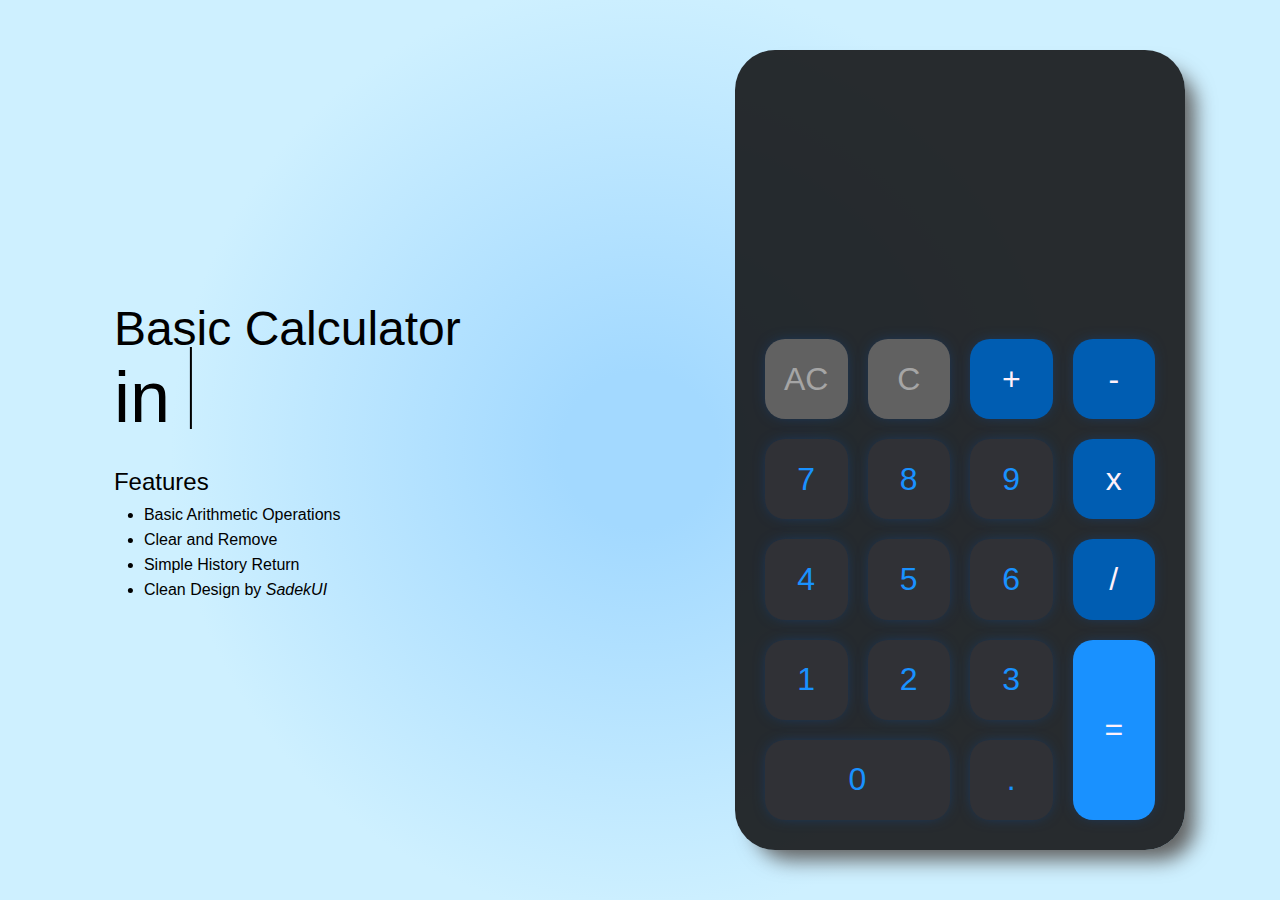
<file: index.html>
<!DOCTYPE html>
<html lang="en">
<head>
    <meta charset="UTF-8">
    <meta name="viewport" content="width=device-width, initial-scale=1.0">
    <link rel="stylesheet" href="styles/index.css">
    <link rel="stylesheet" href="styles/responsive.css">
    <link rel="stylesheet" href="styles/component.css">
    <script src="scripts/variables.js" defer></script>
    <script src="scripts/style.js" defer></script>
    <script src="scripts/keys.js" defer></script>
    <script src="scripts/calculate.js" defer></script>
    <title>Basic Math Calculator in JS</title>
</head>
<body>
    <div class="container">
        <div class="left">
            <div class="text-container">
                <p class="title"><span class="firstline"><span class="letter-change">B</span><span class="letter-change">a</span><span class="letter-change">s</span><span class="letter-change">i</span><span class="letter-change">c</span> <span class="letter-change">C</span><span class="letter-change">a</span><span class="letter-change">l</span><span class="letter-change">c</span><span class="letter-change">u</span><span class="letter-change">l</span><span class="letter-change">a</span><span class="letter-change">t</span><span class="letter-change">o</span><span class="letter-change">r</span></span><span class="secondline"><span class="letter-change">i</span><span class="letter-change">n</span> <span class="js-text" data-text="JavaScript">JavaScript</span></span></p>
                <div class="features-container">
                    <p class="feature-title"><span>F</span><span>e</span><span>a</span><span>t</span><span>u</span><span>r</span><span>e</span><span>s</span></p>
                    <ul class="features-list">
                        <li class="feature">Basic Arithmetic Operations</li>
                        <li class="feature">Clear and Remove</li>
                        <li class="feature">Simple History Return</li>
                        <li class="feature">Clean Design by <a href="https://www.figma.com/@sadekui" target="_blank">SadekUI</a></li>
                    </ul>
                </div>
            </div>
        </div>
        <div class="right">
           <div class="calculator-body">
                <div class="screen screen-initial">
                    <div class="upper-screen">
                        <!-- <button class="history-container">
                            <div class="operation-container">44 + 33</div>
                            <div class="answer-container">
                                <p class="equal-sign">=</p>
                                <p class="answer">77</p>
                            </div>
                        </button> -->
                    </div>
                    <div class="bottom-screen">
                        <button class="operation-container">
                            <div class="operation-text active"></div>
                        </button>
                        <!-- <div class="answer-container">
                            <p class="equal-sign">=</p>
                            <p class="answer">100</p>
                        </div> -->
                    </div>
                </div>
                <div class="buttons-container">
                    <button class="keys" id="all-clear">AC</button>
                    <button class="keys" id="clear">C</button>
                    <button class="keys operator">+</button>
                    <button class="keys operator">-</button>
                    <button class="keys numpad">7</button>
                    <button class="keys numpad">8</button>
                    <button class="keys numpad">9</button>
                    <button class="keys operator">x</button>
                    <button class="keys numpad">4</button>
                    <button class="keys numpad">5</button>
                    <button class="keys numpad">6</button>
                    <button class="keys operator">/</button>
                    <button class="keys numpad">1</button>
                    <button class="keys numpad">2</button>
                    <button class="keys numpad">3</button>
                    <button class="keys equal">=</button>
                    <button class="keys numpad">0</button>
                    <button class="keys dot">.</button>
                </div>
           </div>
        </div>
    </div>
</body>
</html>
</file>
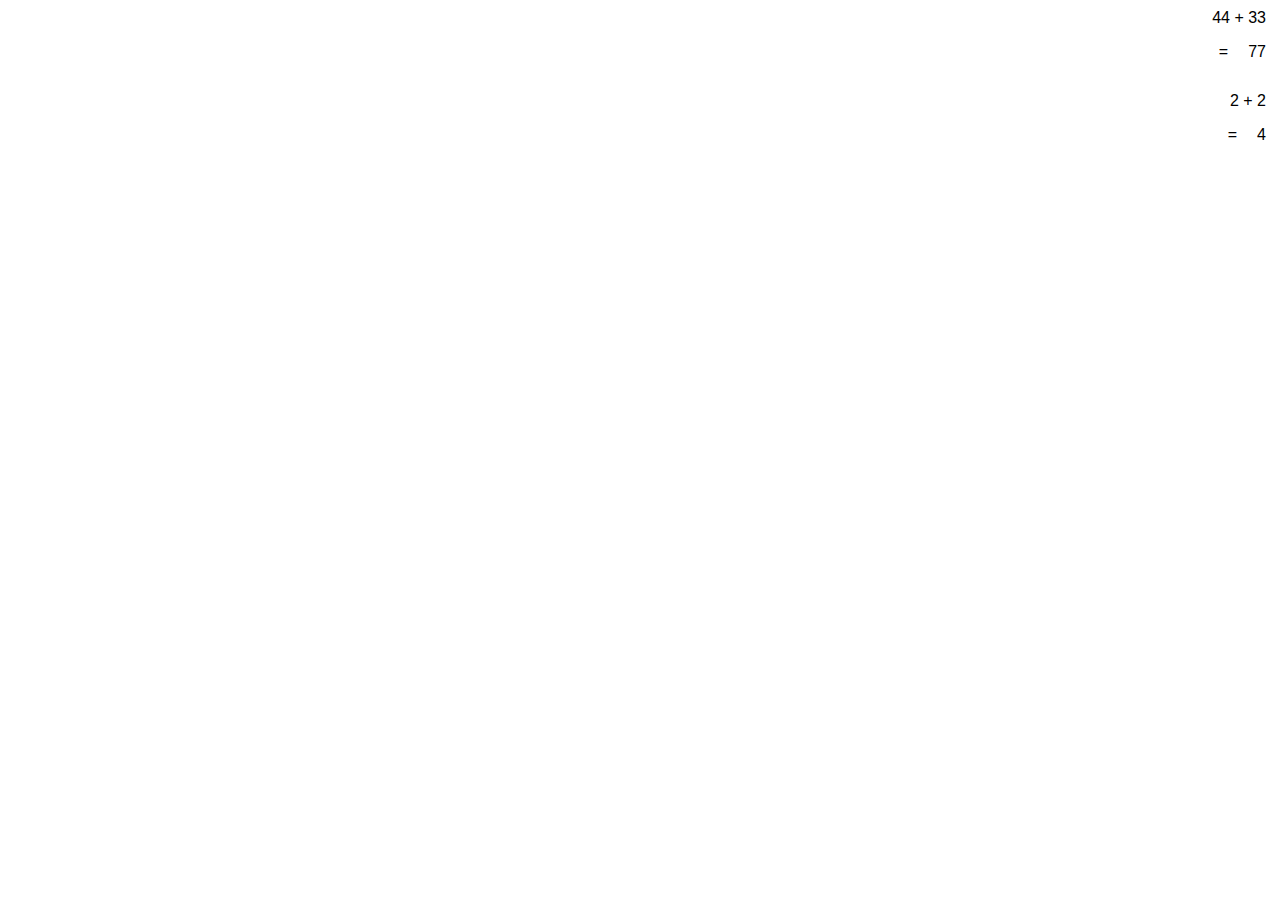
<file: components/upper_screen/upper_screen.html>
<!DOCTYPE html>
<html lang="en">
<head>
    <meta charset="UTF-8">
    <meta name="viewport" content="width=device-width, initial-scale=1.0">
    <link rel="stylesheet" href="style.css">
    <title>Document</title>
</head>
<body>
    <div class="upper-screen">
        <button class="history-container" id="history-1">
            <div class="operation-container">44 + 33</div>
            <div class="answer-container">
                <p class="equal-sign">=</p>
                <p class="answer">77</p>
            </div>
        </button>
        <button class="history-container" id="history-2">
            <div class="operation-container">2 + 2</div>
            <div class="answer-container">
                <p class="equal-sign">=</p>
                <p class="answer">4</p>
            </div>
        </button>
    </div>
</body>
</html>
</file>
<file: styles/index.css>
@import url('https://fonts.cdnfonts.com/css/lt-binary-neue');

:root {
    --white: #FFF1FA;
    --num-color: #1991FF;
    --clear-color: #A5A5A5;
    --oper__key-color: #005DB2;
    --num__key-color: #303136; 
    --clear__key-color: #616161;
    --js-text: #f0db4f;
    --initial-font_size: 3rem;
    font-family: 'LT Binary Neue', sans-serif;
}

* {
    margin: 0;
    padding: 0;
    box-sizing: border-box;
}

body {
    background-image: radial-gradient(circle at 50% 50%, #a3d9ff 10%, #cef0ff 60%);
}

.container {
    width: 100%;
    height: 100dvh;
    min-height: 900px;
}

.container {
    display: flex;
    align-items: center;
    justify-content: center;
}

.left, .right {
    width: 50%;
    height: 100%;
}

.left {
    cursor: default;
    position: relative;
}

.text-container {
    display: flex;
    flex-direction: column;
    gap: 30px;
    position: absolute;
    top: 50%;
    left: 50%;
    transform: translate(-50%, -50%);
}

.text-container .title {
    font-size: 3rem;
    display: flex;
    flex-direction: column;
}

.text-container .letter-change {
    transition: 0.1s;
}

.text-container .letter-change:hover {
    color: var(--js-text);
}

.text-container .title .secondline {
    font-size: 4.5rem;
    width: max-content;
    min-width: min-content;
}

.text-container .title .js-text {
    color: transparent;
    position: relative;
}

.text-container .title .js-text::after {
    color: var(--js-text);
    border-right: 2px solid #000;
    width: 0%;
    height: max-content;
    overflow: hidden;
    content: attr(data-text);
    position: absolute;
    top: -13%;
    left: 0;
    animation: js_text 10s linear infinite;
}

.feature-title {
    font-size: 1.5rem;
    transition: 0.1s;
}

.feature-title span:hover {
    color: var(--js-text);
}

.features-list {
    display: flex;
    flex-direction: column;
    gap: 7px;
    margin-top: 10px;
}

.feature {
    margin-left: 30px;
    transition: 0.3s;
    transform-origin: center left;
    width: max-content;
}

.feature:hover {
    color: var(--js-text);
    transform: scale(1.05);
}

.feature a {
    color: #000;
    text-decoration: none;
    font-style: italic;
    transition: 0.3s;
}

.feature:hover a {
    color: var(--num-color);
}

.right {
    display: flex;
    align-items: center;
    justify-content: center;
}

.calculator-body {
    background-color: #17181ae9;
    border-radius: 40px;
    box-shadow: 15px 15px 20px -5px var(--clear__key-color);
    max-width: 450px;
    width: 100%;
    height: 800px;
    padding: 30px;
    display: flex;
    flex-direction: column;
}

.screen {
    color: var(--white);
    padding: 30px 0 10px;
    height: 35%;
    display: flex;
    flex-direction: column;
    text-align: right;
    overflow: hidden;
}

.upper-screen {
    display: flex;
    flex-direction: column;
    align-items: flex-end;
    gap: 13px;
}

.buttons-container {
    height: 65%;
    width: 100%;
    display: grid;
    gap: 20px;
    grid-template-columns: repeat(4, 1fr);
    grid-template-rows: repeat(5, 1fr);
}

.buttons-container .keys {
    background-color: var(--num__key-color);
    border-radius: 20px;
    border: none;
    box-shadow: 0 0 15px -5px #144583;
    color: var(--num-color);
    font-size: 2rem;
    transition: 0.3s;
}

.buttons-container .keys:hover {
    filter: brightness(1.4);
}

.buttons-container .keys:is(:nth-of-type(1), :nth-of-type(2)) {
    background-color: var(--clear__key-color);
    color: var(--clear-color);
}

.buttons-container .keys:is(
    :nth-of-type(3), 
    :nth-of-type(4),
    :nth-of-type(8),
    :nth-of-type(12)
    ) {
    background-color: var(--oper__key-color);
    color: var(--white);
}

.buttons-container .keys:nth-of-type(16) {
    background-color: #1991FF;
    grid-column: 4 / 5;
    grid-row: 4 / 6;
    color: var(--white);
}

.buttons-container .keys:nth-of-type(17) {
    grid-column: 1 / 3;
}

@keyframes js_text {
    0%, 5%, 12%, 14% {
        width: 0%;
        border-right: 2px solid #000;
    } 6%, 11% {
        width: 0%;
        border-right: none;
    } 15%, 29%, 37%, 44%, 49%, 56%, 61%, 68%, 73%, 80%, 85%, 90% {
        border-right: 2px solid #000;
    } 38%, 43%, 50%, 55%, 62%, 67%, 74%, 79%, 86%, 89% {
        border-right: none;
    }30%, 90% {
        width: 100%;
    } 100% {
        width: 0%;
    }
}
</file>
<file: styles/responsive.css>
@media screen and (max-width: 1200px) {
    .text-container .title {
        font-size: 2.3rem;
    }
    
    .text-container .title .secondline {
        font-size: 3.5rem;
    }
}

@media screen and (max-width: 1000px) {
    .container {
        flex-direction: column;
        height: auto;
        min-height: auto;
    }

    .left, .right {
        width: 100%;
    }

    .left {
        height: 500px;
    }

    .right {
        max-height: 1000px;
        height: 100dvh;
        min-height: 600px;
    }

    .text-container .title .js-text::after {
        top: -10%;
    }
}

@media screen and (max-width: 500px) {
    :root {
        --initial-font_size: 2rem;
    }

    .text-container .title {
        font-size: 2rem;
    }
    
    .text-container .title .secondline {
        font-size: 2.5rem;
    }

    .calculator-body {
        border-radius: 20px;
        width: 300px;
        height: 600px;
        padding: 30px;
    }

    .right {
        max-height: 700px;
    }

    .buttons-container .keys {
        border-radius: 10px;
        font-size: 1.3rem;
    }
}
</file>
<file: styles/component.css>
.screen-initial {
    justify-content: flex-end;
}

.history-active {
    justify-content: space-between;
}

.bottom-screen .operation-container {
    background-color: transparent;
    border: none;
}

.bottom-screen .operation-text {
    color: var(--white);
    cursor: pointer;
    font-size: 1rem;
    transition: 0.5s;
    text-align: right;
    white-space: nowrap;
    float: right;
}

.bottom-screen .operation-text.active {
    font-size: var(--initial-font_size);
    cursor: text;
}

.bottom-screen .answer-container {
    font-size: var(--initial-font_size);
}

.answer-container {
    display: flex;
    justify-content: right;
    gap: 20px;
}

.history-container {
    background-color: transparent;
    border: none;
    cursor: pointer;
    color: var(--clear-color);
    font-size: 1rem;
    text-align: right;
    width: max-content;
}

.key-press {
    filter: brightness(0.8) !important;
    transform: scale(0.95);
}

.mid-font {
    font-size: calc(var(--initial-font_size) - 1rem) !important;
}

.small-font {
    font-size: calc(var(--initial-font_size) - 1.8rem) !important;
}
</file>
<file: components/upper_screen/style.css>
.upper-screen {
    display: flex;
    flex-direction: column;
    align-items: flex-end;
    gap: 13px;
}

.answer-container {
    display: flex;
    justify-content: right;
    gap: 20px;
}

.history-container {
    background-color: transparent;
    border: none;
    cursor: pointer;
    color: var(--clear-color);
    font-size: 1rem;
    text-align: right;
    width: max-content;
}
</file>
